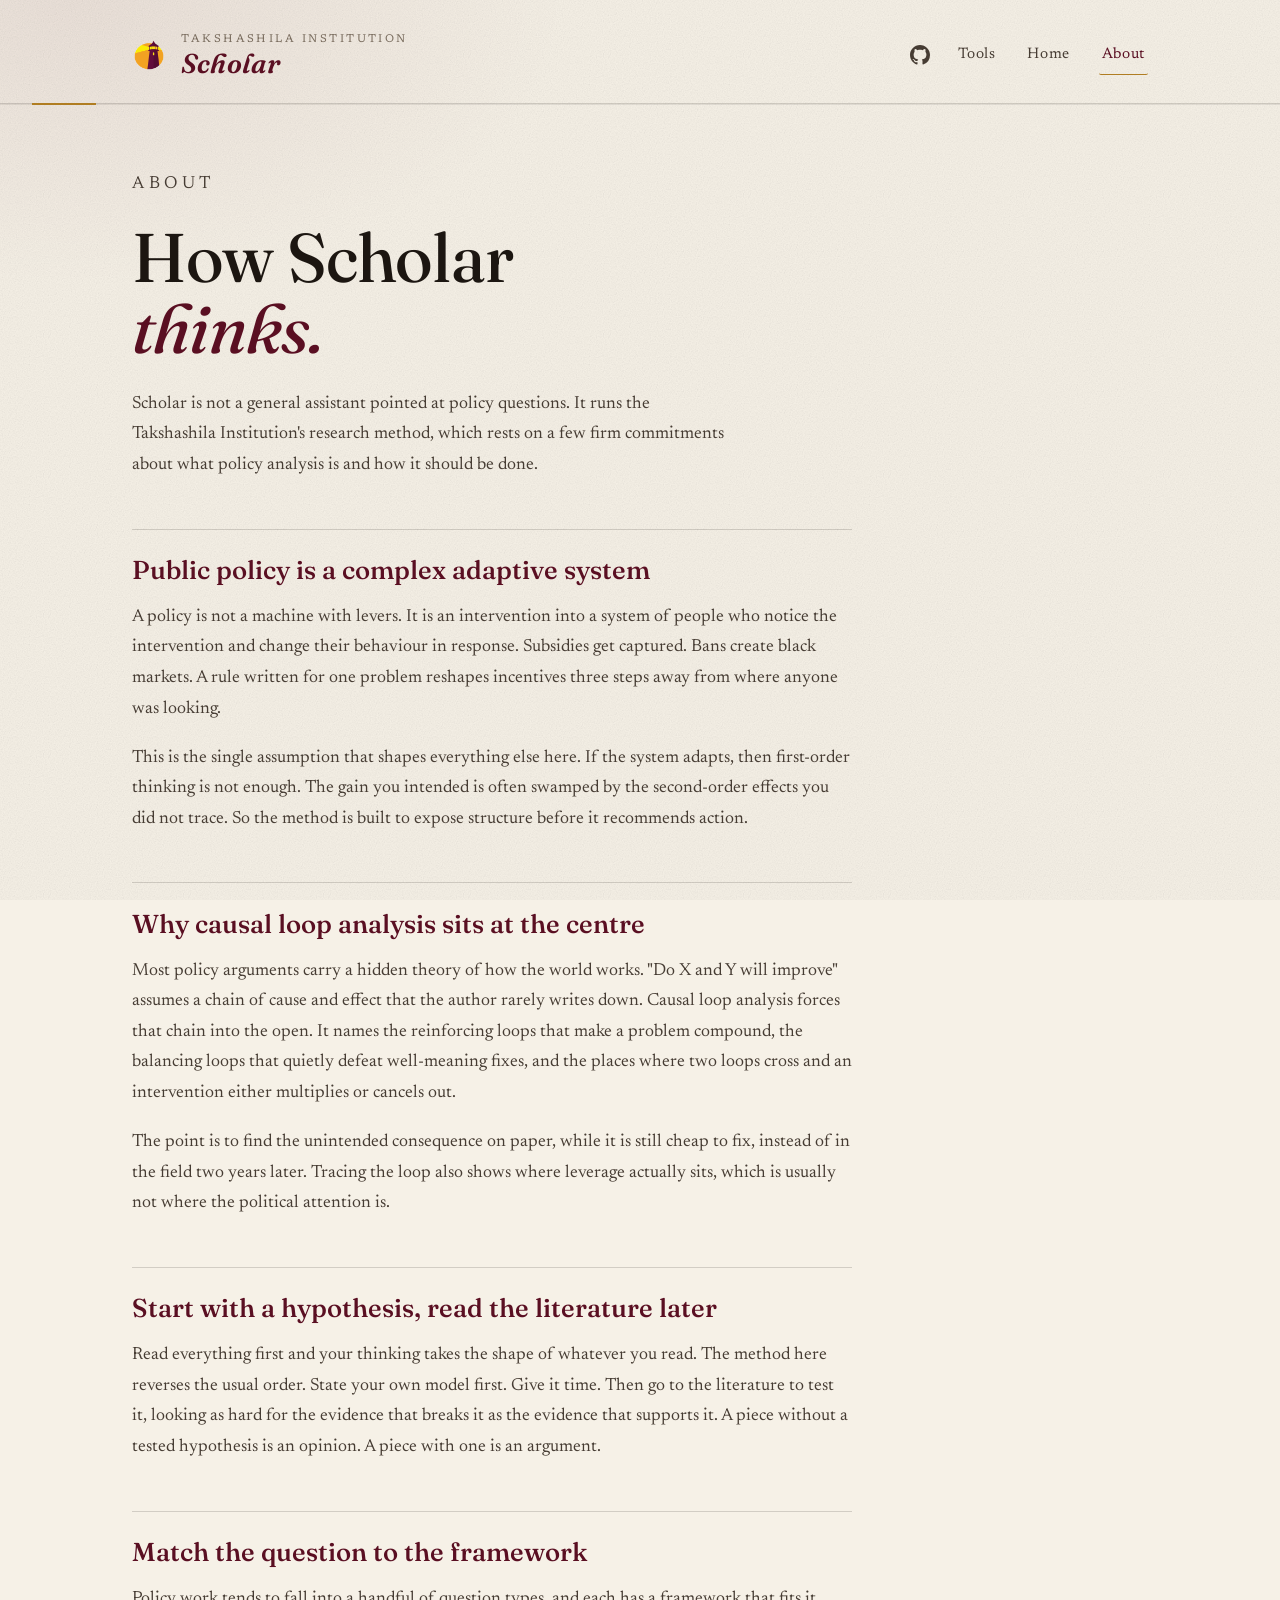
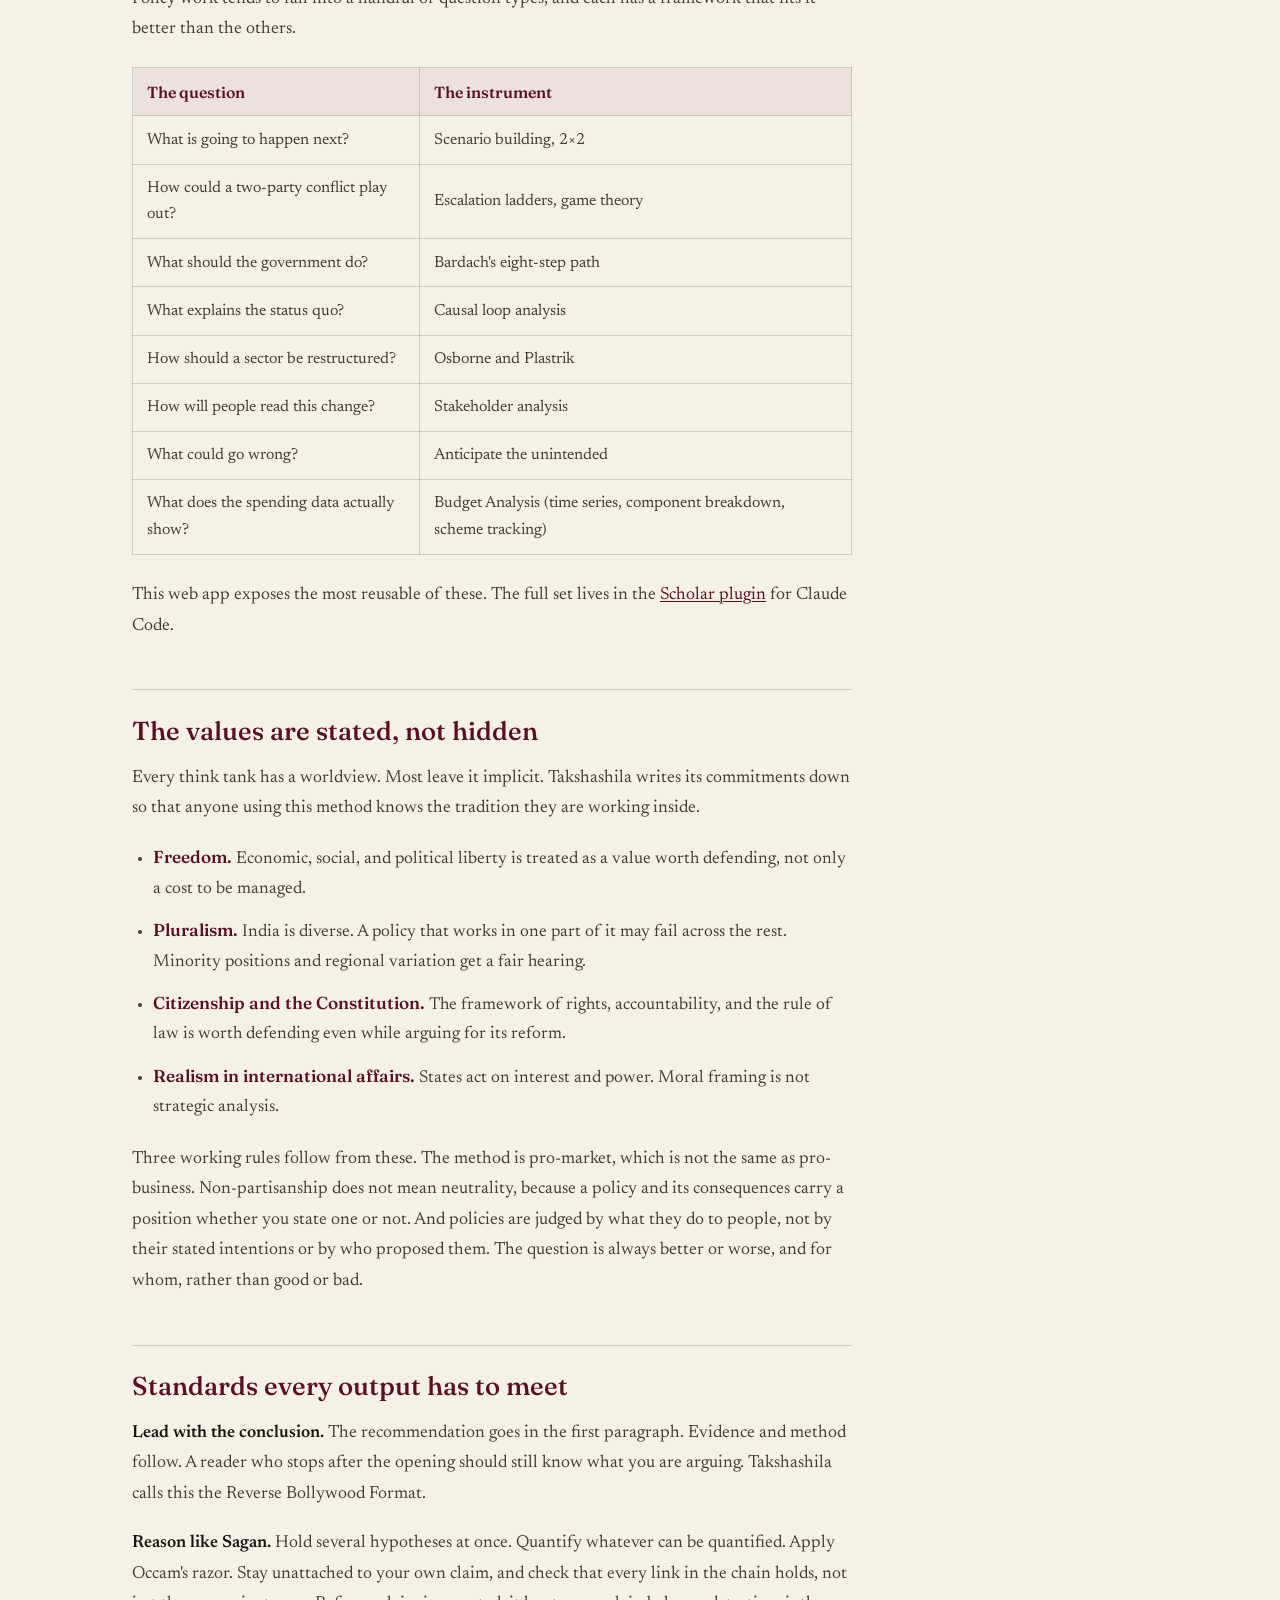
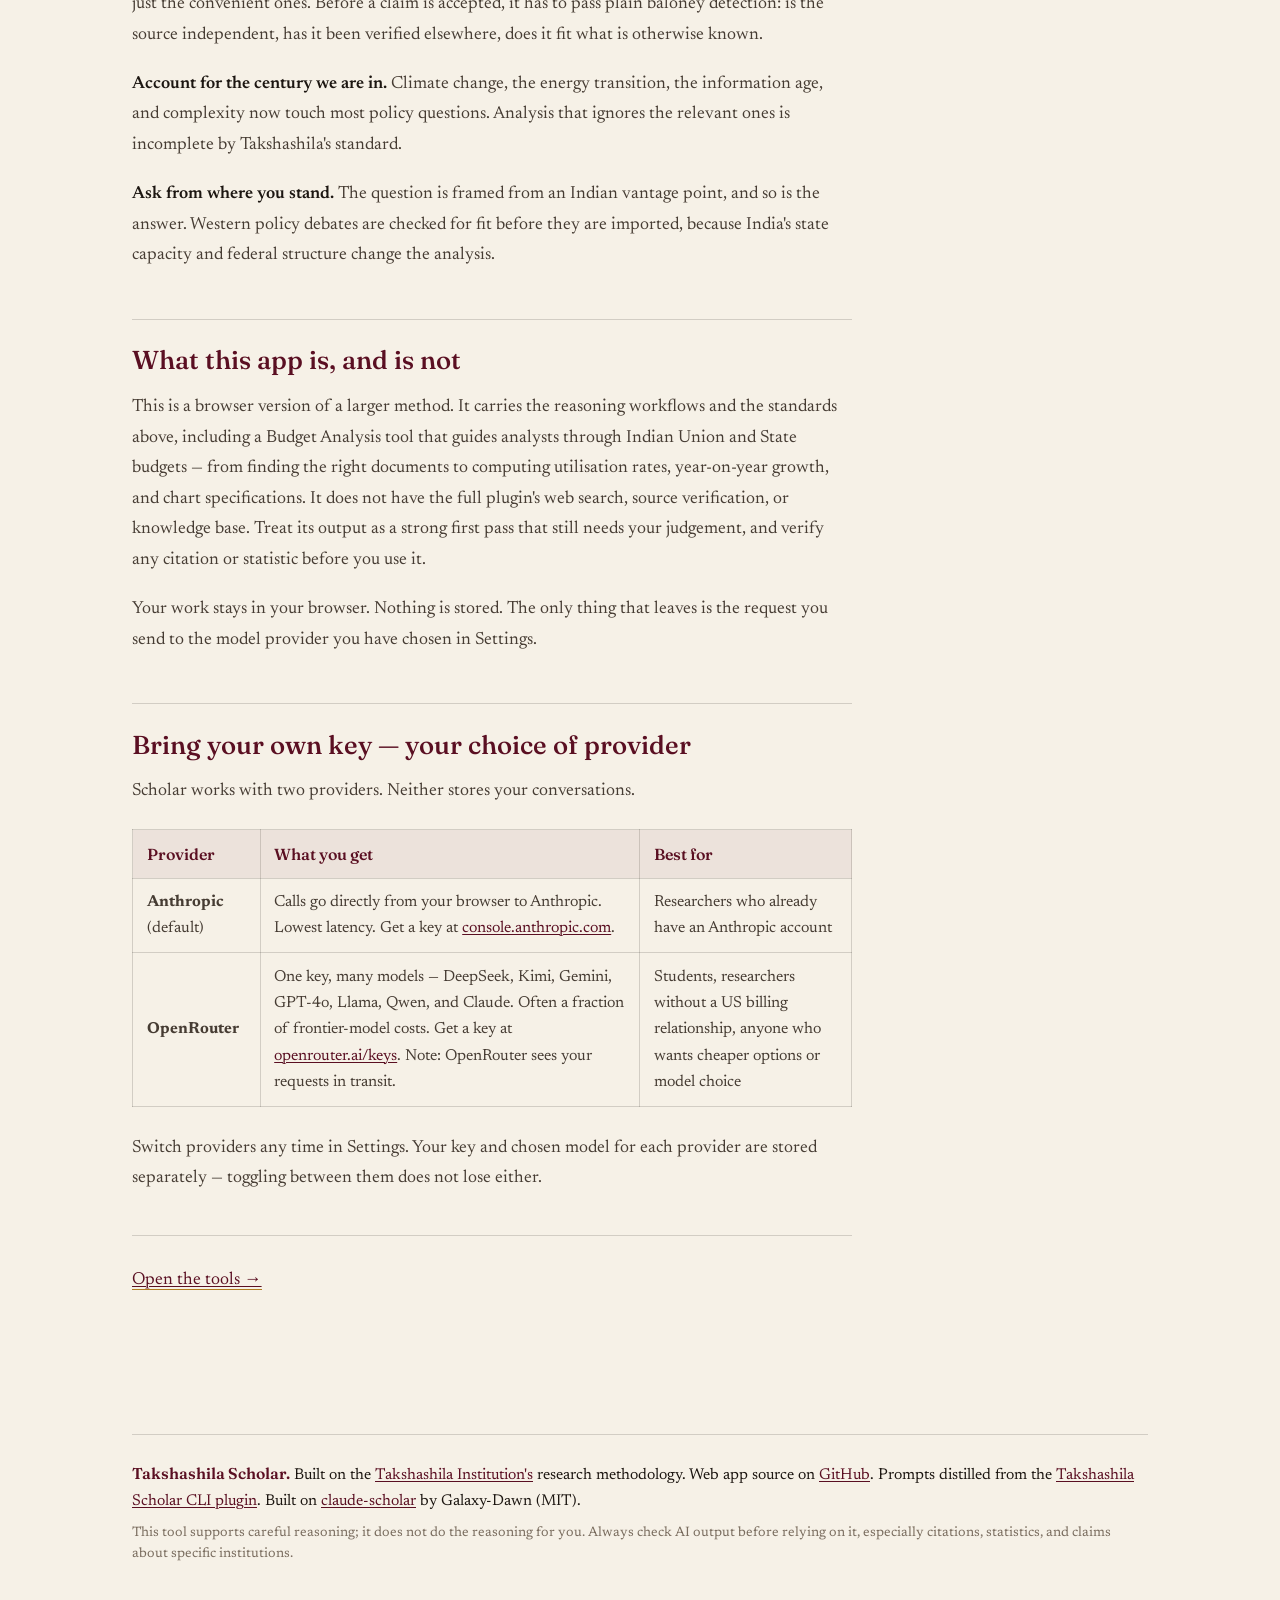
<file: about.html>
<!DOCTYPE html>
<html lang="en">
<head>
  <meta charset="UTF-8">
  <meta name="viewport" content="width=device-width, initial-scale=1.0">
  <meta http-equiv="Cache-Control" content="no-cache, no-store, must-revalidate">
  <meta http-equiv="Pragma" content="no-cache">
  <meta http-equiv="Expires" content="0">
  <title>About — Takshashila Scholar</title>
  <meta name="description" content="How Takshashila Scholar thinks: public policy as a complex adaptive system, causal loop analysis, and the values behind the methodology.">
  <link rel="preconnect" href="https://fonts.googleapis.com">
  <link rel="preconnect" href="https://fonts.gstatic.com" crossorigin>
  <link href="https://fonts.googleapis.com/css2?family=Fraunces:ital,opsz,wght@0,9..144,400..900;1,9..144,400..700&family=Newsreader:ital,opsz,wght@0,6..72,400..600;1,6..72,400..500&display=swap" rel="stylesheet">
  <link rel="stylesheet" href="styles.css?v=8">
</head>
<body>
  <div class="grain" aria-hidden="true"></div>

  <header class="masthead">
    <div class="container masthead-inner">
      <a class="brand" href="./">
        <img src="ti-symbol.png" alt="" class="brand-logo" aria-hidden="true">
        <span class="brand-text">
          <span class="brand-kicker">Takshashila Institution</span>
          <span class="brand-title">Scholar</span>
        </span>
      </a>
      <nav class="masthead-nav">
        <a class="ghost-btn github-btn" href="https://github.com/TakshashilaInst/scholar-web" target="_blank" rel="noopener" aria-label="Source on GitHub">
          <svg class="github-icon" viewBox="0 0 16 16" aria-hidden="true"><path d="M8 0C3.58 0 0 3.58 0 8c0 3.54 2.29 6.53 5.47 7.59.4.07.55-.17.55-.38 0-.19-.01-.82-.01-1.49-2.01.37-2.53-.49-2.69-.94-.09-.23-.48-.94-.82-1.13-.28-.15-.68-.52-.01-.53.63-.01 1.08.58 1.23.82.72 1.21 1.87.87 2.33.66.07-.52.28-.87.51-1.07-1.78-.2-3.64-.89-3.64-3.95 0-.87.31-1.59.82-2.15-.08-.2-.36-1.02.08-2.12 0 0 .67-.21 2.2.82.64-.18 1.32-.27 2-.27.68 0 1.36.09 2 .27 1.53-1.04 2.2-.82 2.2-.82.44 1.1.16 1.92.08 2.12.51.56.82 1.27.82 2.15 0 3.07-1.87 3.75-3.65 3.95.29.25.54.73.54 1.48 0 1.07-.01 1.93-.01 2.2 0 .21.15.46.55.38A8.013 8.013 0 0016 8c0-4.42-3.58-8-8-8z"/></svg>
        </a>
        <a class="ghost-btn" href="./#tools">Tools</a>
        <a class="ghost-btn" href="./">Home</a>
        <a class="ghost-btn is-active" href="about.html">About</a>
      </nav>
    </div>
    <div class="masthead-rule" aria-hidden="true"></div>
  </header>

  <main class="container">
    <article class="article">

      <p class="overline">About</p>
      <h1 class="display">How Scholar<br><em>thinks.</em></h1>
      <p class="standfirst">Scholar is not a general assistant pointed at policy questions. It runs the Takshashila Institution's research method, which rests on a few firm commitments about what policy analysis is and how it should be done.</p>

      <h2>Public policy is a complex adaptive system</h2>
      <p>A policy is not a machine with levers. It is an intervention into a system of people who notice the intervention and change their behaviour in response. Subsidies get captured. Bans create black markets. A rule written for one problem reshapes incentives three steps away from where anyone was looking.</p>
      <p>This is the single assumption that shapes everything else here. If the system adapts, then first-order thinking is not enough. The gain you intended is often swamped by the second-order effects you did not trace. So the method is built to expose structure before it recommends action.</p>

      <h2>Why causal loop analysis sits at the centre</h2>
      <p>Most policy arguments carry a hidden theory of how the world works. "Do X and Y will improve" assumes a chain of cause and effect that the author rarely writes down. Causal loop analysis forces that chain into the open. It names the reinforcing loops that make a problem compound, the balancing loops that quietly defeat well-meaning fixes, and the places where two loops cross and an intervention either multiplies or cancels out.</p>
      <p>The point is to find the unintended consequence on paper, while it is still cheap to fix, instead of in the field two years later. Tracing the loop also shows where leverage actually sits, which is usually not where the political attention is.</p>

      <h2>Start with a hypothesis, read the literature later</h2>
      <p>Read everything first and your thinking takes the shape of whatever you read. The method here reverses the usual order. State your own model first. Give it time. Then go to the literature to test it, looking as hard for the evidence that breaks it as the evidence that supports it. A piece without a tested hypothesis is an opinion. A piece with one is an argument.</p>

      <h2>Match the question to the framework</h2>
      <p>Policy work tends to fall into a handful of question types, and each has a framework that fits it better than the others.</p>
      <table>
        <thead><tr><th>The question</th><th>The instrument</th></tr></thead>
        <tbody>
          <tr><td>What is going to happen next?</td><td>Scenario building, 2×2</td></tr>
          <tr><td>How could a two-party conflict play out?</td><td>Escalation ladders, game theory</td></tr>
          <tr><td>What should the government do?</td><td>Bardach's eight-step path</td></tr>
          <tr><td>What explains the status quo?</td><td>Causal loop analysis</td></tr>
          <tr><td>How should a sector be restructured?</td><td>Osborne and Plastrik</td></tr>
          <tr><td>How will people read this change?</td><td>Stakeholder analysis</td></tr>
          <tr><td>What could go wrong?</td><td>Anticipate the unintended</td></tr>
          <tr><td>What does the spending data actually show?</td><td>Budget Analysis (time series, component breakdown, scheme tracking)</td></tr>
        </tbody>
      </table>
      <p>This web app exposes the most reusable of these. The full set lives in the <a href="https://github.com/pranaykotas/takshashila-scholar" target="_blank" rel="noopener">Scholar plugin</a> for Claude Code.</p>

      <h2>The values are stated, not hidden</h2>
      <p>Every think tank has a worldview. Most leave it implicit. Takshashila writes its commitments down so that anyone using this method knows the tradition they are working inside.</p>
      <ul>
        <li><strong>Freedom.</strong> Economic, social, and political liberty is treated as a value worth defending, not only a cost to be managed.</li>
        <li><strong>Pluralism.</strong> India is diverse. A policy that works in one part of it may fail across the rest. Minority positions and regional variation get a fair hearing.</li>
        <li><strong>Citizenship and the Constitution.</strong> The framework of rights, accountability, and the rule of law is worth defending even while arguing for its reform.</li>
        <li><strong>Realism in international affairs.</strong> States act on interest and power. Moral framing is not strategic analysis.</li>
      </ul>
      <p>Three working rules follow from these. The method is pro-market, which is not the same as pro-business. Non-partisanship does not mean neutrality, because a policy and its consequences carry a position whether you state one or not. And policies are judged by what they do to people, not by their stated intentions or by who proposed them. The question is always better or worse, and for whom, rather than good or bad.</p>

      <h2>Standards every output has to meet</h2>
      <p><strong>Lead with the conclusion.</strong> The recommendation goes in the first paragraph. Evidence and method follow. A reader who stops after the opening should still know what you are arguing. Takshashila calls this the Reverse Bollywood Format.</p>
      <p><strong>Reason like Sagan.</strong> Hold several hypotheses at once. Quantify whatever can be quantified. Apply Occam's razor. Stay unattached to your own claim, and check that every link in the chain holds, not just the convenient ones. Before a claim is accepted, it has to pass plain baloney detection: is the source independent, has it been verified elsewhere, does it fit what is otherwise known.</p>
      <p><strong>Account for the century we are in.</strong> Climate change, the energy transition, the information age, and complexity now touch most policy questions. Analysis that ignores the relevant ones is incomplete by Takshashila's standard.</p>
      <p><strong>Ask from where you stand.</strong> The question is framed from an Indian vantage point, and so is the answer. Western policy debates are checked for fit before they are imported, because India's state capacity and federal structure change the analysis.</p>

      <h2>What this app is, and is not</h2>
      <p>This is a browser version of a larger method. It carries the reasoning workflows and the standards above, including a Budget Analysis tool that guides analysts through Indian Union and State budgets — from finding the right documents to computing utilisation rates, year-on-year growth, and chart specifications. It does not have the full plugin's web search, source verification, or knowledge base. Treat its output as a strong first pass that still needs your judgement, and verify any citation or statistic before you use it.</p>
      <p>Your work stays in your browser. Nothing is stored. The only thing that leaves is the request you send to the model provider you have chosen in Settings.</p>

      <h2>Bring your own key — your choice of provider</h2>
      <p>Scholar works with two providers. Neither stores your conversations.</p>
      <table>
        <thead><tr><th>Provider</th><th>What you get</th><th>Best for</th></tr></thead>
        <tbody>
          <tr>
            <td><strong>Anthropic</strong> (default)</td>
            <td>Calls go directly from your browser to Anthropic. Lowest latency. Get a key at <a href="https://console.anthropic.com" target="_blank" rel="noopener">console.anthropic.com</a>.</td>
            <td>Researchers who already have an Anthropic account</td>
          </tr>
          <tr>
            <td><strong>OpenRouter</strong></td>
            <td>One key, many models — DeepSeek, Kimi, Gemini, GPT-4o, Llama, Qwen, and Claude. Often a fraction of frontier-model costs. Get a key at <a href="https://openrouter.ai/keys" target="_blank" rel="noopener">openrouter.ai/keys</a>. Note: OpenRouter sees your requests in transit.</td>
            <td>Students, researchers without a US billing relationship, anyone who wants cheaper options or model choice</td>
          </tr>
        </tbody>
      </table>
      <p>Switch providers any time in Settings. Your key and chosen model for each provider are stored separately — toggling between them does not lose either.</p>

      <p class="article-cta"><a class="text-link" href="./">Open the tools →</a></p>

    </article>
  </main>

  <footer class="site-footer">
    <div class="container">
      <div class="footer-rule" aria-hidden="true"></div>
      <p class="footer-main">
        <strong>Takshashila Scholar.</strong>
        Built on the <a href="https://takshashila.org.in" target="_blank" rel="noopener">Takshashila Institution's</a> research methodology.
        Web app source on <a href="https://github.com/TakshashilaInst/scholar-web" target="_blank" rel="noopener">GitHub</a>.
        Prompts distilled from the <a href="https://github.com/pranaykotas/takshashila-scholar" target="_blank" rel="noopener">Takshashila Scholar CLI plugin</a>.
        Built on <a href="https://github.com/Galaxy-Dawn/claude-scholar" target="_blank" rel="noopener">claude-scholar</a> by Galaxy-Dawn (MIT).
      </p>
      <p class="muted small">
        This tool supports careful reasoning; it does not do the reasoning for you. Always check AI output before relying on it, especially citations, statistics, and claims about specific institutions.
      </p>
    </div>
  </footer>
</body>
</html>
</file>
<file: styles.css>
/* ============================================================
   Takshashila Scholar — editorial / scholarly press aesthetic
   Fraunces (display) + Newsreader (body). Warm paper, deep
   maroon, gold hairlines, a quiet lighthouse. Zero build.
   ============================================================ */

:root {
  --ink:        #1c1611;
  --ink-soft:   #463c33;
  --muted:      #7a6d5f;
  --paper:      #f6f1e7;
  --paper-2:    #fbf7ee;
  --raised:     #fffdf7;
  --maroon:     #5a0f22;
  --maroon-dp:  #420a18;
  --gold:       #b07d22;
  --gold-bright:#cf9a33;
  --rule:       rgba(28, 22, 17, 0.16);
  --rule-soft:  rgba(28, 22, 17, 0.08);
  --shadow:     0 1px 0 rgba(28,22,17,0.04), 0 18px 40px -28px rgba(66,10,24,0.45);
  --maxw:       1080px;
  --serif-d:    'Fraunces', Georgia, serif;
  --serif-b:    'Newsreader', Georgia, serif;
}

* { box-sizing: border-box; margin: 0; padding: 0; }

html { -webkit-text-size-adjust: 100%; }

body {
  font-family: var(--serif-b);
  font-size: 1.0625rem;
  line-height: 1.65;
  color: var(--ink);
  background:
    radial-gradient(1200px 600px at 78% -8%, rgba(176,125,34,0.10), transparent 60%),
    radial-gradient(900px 520px at 6% 0%, rgba(90,15,34,0.07), transparent 55%),
    var(--paper);
  min-height: 100vh;
  font-variant-numeric: oldstyle-nums;
}

/* fine paper grain */
.grain {
  position: fixed; inset: 0; z-index: 0; pointer-events: none; opacity: 0.5;
  background-image: url("data:image/svg+xml,%3Csvg xmlns='http://www.w3.org/2000/svg' width='140' height='140'%3E%3Cfilter id='n'%3E%3CfeTurbulence type='fractalNoise' baseFrequency='0.85' numOctaves='2' stitchTiles='stitch'/%3E%3CfeColorMatrix type='saturate' values='0'/%3E%3C/filter%3E%3Crect width='140' height='140' filter='url(%23n)' opacity='0.4'/%3E%3C/svg%3E");
  mix-blend-mode: multiply;
}

.container { max-width: var(--maxw); margin: 0 auto; padding: 0 2rem; position: relative; z-index: 1; }

a { color: var(--maroon); text-decoration-thickness: 1px; text-underline-offset: 2px; }
a:hover { color: var(--gold); }

code {
  font-family: 'Newsreader', ui-monospace, monospace;
  background: rgba(176,125,34,0.13);
  padding: 0.05em 0.36em; border-radius: 3px; font-size: 0.94em;
}

/* ---------- Masthead ---------- */
.masthead { padding-top: 2.1rem; }
.masthead-inner { display: flex; align-items: center; justify-content: space-between; gap: 1rem; }

.brand { display: flex; align-items: center; gap: 0.95rem; text-decoration: none; color: var(--ink); }
.brand-logo { width: 34px; height: 34px; flex: none; display: block; object-fit: contain; }
.brand-text { display: flex; flex-direction: column; line-height: 1; }
.brand-kicker {
  font-size: 0.7rem; letter-spacing: 0.22em; text-transform: uppercase;
  color: var(--muted); font-family: var(--serif-b); margin-bottom: 0.32rem;
}
.brand-title {
  font-family: var(--serif-d); font-weight: 600; font-size: 1.7rem;
  font-style: italic; color: var(--maroon); letter-spacing: 0.005em;
}

.masthead-nav { display: flex; align-items: center; gap: 1.6rem; }
.masthead-nav a { text-decoration: none; }
.ghost-btn.is-active { color: var(--maroon); border-bottom-color: var(--gold); }

/* ---------- Article (About) ---------- */
.article { max-width: 720px; padding: 4rem 0 4.5rem; }
.article .overline { margin-bottom: 1.4rem; }
.article .display { margin-bottom: 1.5rem; }
.article .standfirst { margin-bottom: 3rem; }
.article h2 {
  font-family: var(--serif-d); font-weight: 520; font-size: 1.62rem;
  color: var(--maroon); line-height: 1.18;
  margin: 3rem 0 1rem; padding-top: 1.6rem; border-top: 1px solid var(--rule);
}
.article p { font-size: 1.1rem; line-height: 1.74; color: var(--ink-soft); margin-bottom: 1.15rem; }
.article p strong { color: var(--ink); font-weight: 600; }
.article ul { margin: 0 0 1.3rem 1.3rem; }
.article li { font-size: 1.08rem; line-height: 1.7; color: var(--ink-soft); margin-bottom: 0.7rem; }
.article li strong { color: var(--maroon); font-family: var(--serif-d); font-weight: 560; }
.article table { border-collapse: collapse; width: 100%; margin: 1.4rem 0 1.6rem; font-size: 1rem; }
.article th, .article td { border: 1px solid var(--rule); padding: 0.65rem 0.85rem; text-align: left; }
.article th { background: rgba(90,15,34,0.06); font-family: var(--serif-d); font-weight: 560; color: var(--maroon); }
.article td { color: var(--ink-soft); }
.article-cta { margin-top: 2.6rem; padding-top: 1.8rem; border-top: 1px solid var(--rule); font-size: 1.15rem; }

.masthead-rule {
  height: 0; border-top: 1px solid var(--rule);
  border-bottom: 1px solid var(--rule-soft);
  margin: 1.6rem 0 0;
}
.masthead-rule::after {
  content: ""; display: block; max-width: var(--maxw); margin: 0 auto;
  height: 2px; background: var(--gold); width: 64px; position: relative; top: -1px;
  margin-left: 2rem;
}

/* ---------- Preview banner ---------- */
.preview-banner {
  background: var(--maroon);
  color: #fbf7ee;
  font-family: var(--serif-b);
  font-size: 0.82rem;
  letter-spacing: 0.03em;
  text-align: center;
  padding: 0.45rem 1rem;
}

/* ---------- Buttons ---------- */
.solid-btn, .line-btn, .ghost-btn {
  font-family: var(--serif-b); font-size: 0.95rem; cursor: pointer;
  border-radius: 2px; transition: background .18s, color .18s, border-color .18s, transform .18s;
}
.solid-btn {
  background: var(--maroon); color: var(--paper-2); border: 1px solid var(--maroon);
  padding: 0.62rem 1.5rem; letter-spacing: 0.01em;
}
.solid-btn:hover { background: var(--maroon-dp); border-color: var(--maroon-dp); }
.solid-btn:disabled { background: var(--muted); border-color: var(--muted); cursor: not-allowed; }
.line-btn {
  background: transparent; color: var(--maroon);
  border: 1px solid var(--rule); padding: 0.6rem 1.3rem;
}
.line-btn:hover { border-color: var(--maroon); background: rgba(90,15,34,0.05); }
.line-btn.small { padding: 0.4rem 0.8rem; font-size: 0.85rem; }
.ghost-btn {
  background: transparent; color: var(--ink-soft); border: none;
  padding: 0.4rem 0.2rem; letter-spacing: 0.04em;
  border-bottom: 1px solid transparent;
}
.ghost-btn:hover { color: var(--maroon); border-bottom-color: var(--gold); }
.github-btn { padding: 0; border: none; line-height: 0; }
.github-icon { width: 20px; height: 20px; fill: var(--ink-soft); display: block; transition: fill .18s; }
.github-btn:hover .github-icon { fill: var(--maroon); }

/* ---------- Lede / hero ---------- */
.lede-wrap { padding: 4.5rem 0 5rem; }
.lede { max-width: 760px; }

.overline {
  font-size: 0.74rem; letter-spacing: 0.26em; text-transform: uppercase;
  color: var(--gold); margin-bottom: 1.6rem;
  opacity: 0; animation: rise .8s .05s ease forwards;
}
.hero-strap {
  font-family: var(--serif-d);
  font-weight: 500;
  font-style: italic;
  font-size: clamp(1.7rem, 4.6vw, 2.7rem);
  line-height: 1.1;
  letter-spacing: -0.01em;
  color: var(--maroon);
  margin-bottom: 1.4rem;
  padding-bottom: 1.1rem;
  position: relative;
  opacity: 0; animation: rise .8s .05s ease forwards;
}
.hero-strap em { font-style: italic; color: var(--gold); }
.hero-strap::after {
  content: ""; position: absolute; left: 0; bottom: 0;
  width: 64px; height: 3px; background: var(--gold);
}
.display {
  font-family: var(--serif-d);
  font-weight: 460;
  font-size: clamp(2.5rem, 6vw, 4.3rem);
  line-height: 1.04;
  letter-spacing: -0.012em;
  color: var(--ink);
  margin-bottom: 1.7rem;
  opacity: 0; animation: rise .9s .12s ease forwards;
}
.display em { font-style: italic; color: var(--maroon); }
.standfirst {
  font-size: 1.2rem; line-height: 1.7; color: var(--ink-soft);
  max-width: 60ch;
  opacity: 0; animation: rise .9s .22s ease forwards;
}

@keyframes rise {
  from { opacity: 0; transform: translateY(14px); }
  to   { opacity: 1; transform: translateY(0); }
}

/* ---------- Workflow grid ---------- */
.workflow-grid {
  list-style: none;
  margin-top: 3.4rem;
  display: grid;
  grid-template-columns: repeat(3, 1fr);
  border-top: 1px solid var(--rule);
  border-left: 1px solid var(--rule);
}
.workflow-grid > li {
  border-right: 1px solid var(--rule);
  border-bottom: 1px solid var(--rule);
  opacity: 0; animation: rise .7s ease forwards;
}
.workflow-grid > li:nth-child(1){ animation-delay:.28s }
.workflow-grid > li:nth-child(2){ animation-delay:.34s }
.workflow-grid > li:nth-child(3){ animation-delay:.40s }
.workflow-grid > li:nth-child(4){ animation-delay:.46s }
.workflow-grid > li:nth-child(5){ animation-delay:.52s }
.workflow-grid > li:nth-child(6){ animation-delay:.58s }

.workflow-card {
  display: block; width: 100%; height: 100%;
  text-align: left; background: transparent; border: none;
  padding: 2rem 1.7rem 2.1rem; cursor: pointer; position: relative;
  font-family: var(--serif-b);
  transition: background .22s;
}
.workflow-card::after {
  content: ""; position: absolute; left: 0; right: 0; bottom: -1px; height: 2px;
  background: var(--gold); transform: scaleX(0); transform-origin: left;
  transition: transform .3s ease;
}
.workflow-card:hover { background: var(--raised); }
.workflow-card:hover::after { transform: scaleX(1); }

.wf-index {
  font-family: var(--serif-d); font-size: 0.92rem; font-weight: 600;
  color: var(--gold); letter-spacing: 0.08em; display: block; margin-bottom: 1.1rem;
}
.workflow-card h3 {
  font-family: var(--serif-d); font-weight: 560; font-size: 1.3rem;
  color: var(--maroon); margin-bottom: 0.55rem; line-height: 1.15;
}
.workflow-card:hover h3 { color: var(--maroon-dp); }
.workflow-card p { color: var(--muted); font-size: 0.97rem; line-height: 1.55; }

/* ---------- Panel (settings) ---------- */
.panel {
  background: var(--raised);
  border: 1px solid var(--rule);
  border-top: 3px solid var(--maroon);
  padding: 2.2rem;
  margin: 2.6rem 0;
  box-shadow: var(--shadow);
}
.panel-title { font-family: var(--serif-d); font-weight: 560; font-size: 1.5rem; margin-bottom: 0.6rem; }
.panel label {
  display: block; font-size: 0.78rem; letter-spacing: 0.13em; text-transform: uppercase;
  color: var(--ink-soft); margin: 1.4rem 0 0.5rem;
}
.panel input, .panel select {
  width: 100%; padding: 0.7rem 0.8rem; font-family: var(--serif-b); font-size: 1rem;
  background: var(--paper-2); color: var(--ink);
  border: 1px solid var(--rule); border-radius: 2px;
}
.panel input:focus, .panel select:focus { outline: none; border-color: var(--maroon); }
.panel-actions { display: flex; gap: 0.8rem; margin-top: 1.6rem; }

.provider-note {
  margin-top: 0.6rem; padding: 0.7rem 0.9rem;
  background: rgba(176,125,34,0.10);
  border-left: 3px solid var(--gold);
  font-size: 0.9rem; color: var(--ink-soft); line-height: 1.55;
  border-radius: 2px;
}
.provider-note a { color: var(--maroon); }
#model-custom { margin-top: 0.5rem; }

/* ---------- Chat ---------- */
.chat { padding: 2.6rem 0 4rem; }
.chat-header {
  display: flex; align-items: center; justify-content: space-between; gap: 1rem;
  padding-bottom: 1.1rem; border-bottom: 1px solid var(--rule); margin-bottom: 1.6rem;
}
.chat-title { font-family: var(--serif-d); font-weight: 560; font-size: 1.6rem; color: var(--maroon); }

.messages {
  background: var(--raised);
  border: 1px solid var(--rule);
  padding: 1.8rem 2rem;
  min-height: 320px; max-height: 62vh; overflow-y: auto;
  box-shadow: var(--shadow);
}

.message { padding-bottom: 1.6rem; margin-bottom: 1.6rem; border-bottom: 1px solid var(--rule-soft); }
.message:last-child { border-bottom: none; margin-bottom: 0; padding-bottom: 0; }
.message-role {
  font-family: var(--serif-b); font-size: 0.72rem; letter-spacing: 0.2em;
  text-transform: uppercase; color: var(--muted); margin-bottom: 0.65rem;
}
.message.user .message-role { color: var(--gold); }
.message.assistant .message-role { color: var(--maroon); }
.message-content { white-space: normal; word-wrap: break-word; }
.message-content p { margin: 0 0 0.85rem; }
.message-content p:last-child { margin-bottom: 0; }
.message-content h1, .message-content h2, .message-content h3, .message-content h4 {
  font-family: var(--serif-d); color: var(--ink); margin: 1.3rem 0 0.6rem; line-height: 1.2;
}
.message-content h2 { font-size: 1.32rem; color: var(--maroon); }
.message-content h3 { font-size: 1.12rem; }
.message-content h4 { font-size: 1rem; }
.message-content ul, .message-content ol { margin: 0 0 0.9rem 1.3rem; }
.message-content li { margin-bottom: 0.3rem; }
.message-content strong { font-weight: 600; color: var(--ink); }
.message-content table { border-collapse: collapse; width: 100%; margin: 0.8rem 0 1rem; font-size: 0.96rem; }
.message-content th, .message-content td { border: 1px solid var(--rule); padding: 0.5rem 0.7rem; text-align: left; }
.message-content th { background: rgba(90,15,34,0.06); font-family: var(--serif-d); font-weight: 560; }
.message-content pre {
  background: #2a1d16; color: #f0e6d6; padding: 1rem 1.1rem;
  border-radius: 3px; overflow-x: auto; margin: 0 0 1rem;
}
.message-content pre code { background: transparent; padding: 0; color: inherit; }

.msg-tools { display: flex; gap: 0.6rem; margin-top: 1rem; }
.msg-tool {
  font-family: var(--serif-b); font-size: 0.78rem; letter-spacing: 0.06em;
  text-transform: uppercase; color: var(--muted);
  background: transparent; border: 1px solid var(--rule);
  padding: 0.34rem 0.75rem; border-radius: 2px; cursor: pointer;
  transition: color .15s, border-color .15s;
}
.msg-tool:hover { color: var(--maroon); border-color: var(--maroon); }

.thinking {
  color: var(--muted); font-style: italic; padding: 0.4rem 0;
}
.thinking::after {
  content: "···"; letter-spacing: 0.2em; animation: blink 1.2s steps(1) infinite;
}
@keyframes blink { 50% { opacity: 0.25; } }

.input-form { display: flex; gap: 0.9rem; align-items: stretch; margin-top: 1.4rem; }
.input-field-wrap { flex: 1; display: flex; flex-direction: column; gap: 0.45rem; }
.input-form textarea {
  width: 100%; padding: 0.85rem 1rem; font-family: var(--serif-b); font-size: 1.02rem;
  line-height: 1.55; background: var(--raised); color: var(--ink);
  border: 1px solid var(--rule); border-radius: 2px; resize: vertical; box-sizing: border-box;
}
.input-form textarea:focus { outline: none; border-color: var(--maroon); }
.input-form .solid-btn { align-self: stretch; padding-inline: 1.8rem; }
.input-toolbar { display: flex; align-items: center; gap: 0.75rem; flex-wrap: wrap; }
.attach-label { display: inline-flex; align-items: center; gap: 0.3rem; cursor: pointer; font-size: 0.87rem; color: var(--ink-soft); font-family: var(--serif-b); letter-spacing: 0.01em; transition: color .15s; user-select: none; }
.attach-label:hover { color: var(--maroon); }
.attach-icon { width: 13px; height: 13px; fill: currentColor; flex-shrink: 0; }
.attach-status { font-size: 0.84rem; color: var(--ink-soft); font-family: var(--serif-b); }
.attach-clear { background: none; border: none; cursor: pointer; color: var(--ink-soft); font-size: 0.84rem; font-family: var(--serif-b); padding: 0 0 0 0.2rem; transition: color .15s; }
.attach-clear:hover { color: var(--maroon); }
.attach-hint { font-size: 0.82rem; color: var(--ink-soft); font-style: italic; }

/* ---------- Footer ---------- */
.site-footer { margin-top: 3rem; padding: 0 0 3.4rem; }
.footer-rule { height: 1px; background: var(--rule); margin-bottom: 1.6rem; }
.footer-main { font-size: 0.98rem; margin-bottom: 0.5rem; }
.footer-main strong { font-family: var(--serif-d); color: var(--maroon); font-weight: 600; }

/* ---------- Utility ---------- */
.hidden { display: none !important; }
.muted { color: var(--muted); }
.small { font-size: 0.85rem; line-height: 1.55; }
.disclaimer { margin-top: 0.9rem; }

/* ---------- Responsive ---------- */
@media (max-width: 860px) {
  .workflow-grid { grid-template-columns: repeat(2, 1fr); }
}
@media (max-width: 600px) {
  .container { padding: 0 1.3rem; }
  .lede-wrap { padding: 3rem 0 3.4rem; }
  .workflow-grid { grid-template-columns: 1fr; }
  .input-form { flex-direction: column; }
  .input-form .solid-btn { width: 100%; }
  .masthead-rule::after { margin-left: 1.3rem; }

  /* Masthead: let the nav wrap below the brand instead of overflowing */
  .masthead { padding-top: 1.6rem; }
  .masthead-inner { flex-wrap: wrap; gap: 0.5rem 0.9rem; }
  .masthead-nav { gap: 1rem; font-size: 0.88rem; flex-wrap: wrap; }
  .brand-logo { width: 28px; height: 28px; }
  .brand-title { font-size: 1.45rem; }
  .brand-kicker { font-size: 0.64rem; }

  /* Chat and About tables: scroll inside their own box, never the page */
  .message-content table,
  .article table { display: block; overflow-x: auto; font-size: 0.9rem; white-space: normal; }
}

/* ---------- Router: choose a path ---------- */
.route-list { list-style: none; margin-top: 3rem; display: flex; flex-direction: column; gap: 0; border-top: 1px solid var(--rule); }
.route-list > li { border-bottom: 1px solid var(--rule); opacity: 0; animation: rise .7s ease forwards; }
.route-list > li:nth-child(1){ animation-delay:.28s }
.route-list > li:nth-child(2){ animation-delay:.36s }
.route-list > li:nth-child(3){ animation-delay:.44s }

.route-card {
  display: grid; grid-template-columns: 110px 1fr; gap: 1.8rem; align-items: start;
  width: 100%; text-align: left; background: transparent; border: none;
  padding: 2.1rem 1rem 2.1rem 0.2rem; cursor: pointer; font-family: var(--serif-b);
  transition: background .2s, padding-left .2s;
}
.route-card:hover { background: var(--raised); padding-left: 1.2rem; }
.route-tag {
  font-family: var(--serif-d); font-style: italic; font-size: 1.05rem;
  color: var(--gold); padding-top: 0.15rem;
}
.route-card h3 {
  font-family: var(--serif-d); font-weight: 560; font-size: 1.55rem;
  color: var(--maroon); margin-bottom: 0.5rem; line-height: 1.12;
}
.route-card:hover h3 { color: var(--maroon-dp); }
.route-card p { color: var(--ink-soft); font-size: 1.02rem; max-width: 64ch; margin-bottom: 0.9rem; }
.route-flow {
  display: inline-block; font-size: 0.84rem; letter-spacing: 0.04em;
  color: var(--muted); font-variant: small-caps; text-transform: lowercase;
}
.route-flow i { font-style: italic; opacity: 0.7; }

.route-newhere { margin-top: 2.4rem; font-size: 0.97rem; color: var(--muted); }
.route-aside { margin-top: 0.6rem; font-size: 0.97rem; color: var(--muted); }

.student-steps { margin: 1.2rem 0 1.4rem 1.3rem; }
.student-steps li { font-size: 1.05rem; line-height: 1.7; color: var(--ink-soft); margin-bottom: 0.7rem; padding-left: 0.3rem; }
.student-steps li strong { color: var(--maroon); font-family: var(--serif-d); font-weight: 560; }
#student-start p { font-size: 1.05rem; line-height: 1.7; color: var(--ink-soft); margin-bottom: 0.9rem; }
#student-start .back-to-router { display: inline-block; margin-bottom: 1.4rem; }
.text-link {
  background: none; border: none; padding: 0; cursor: pointer;
  font-family: var(--serif-b); font-size: inherit; color: var(--maroon);
  border-bottom: 1px solid var(--gold); line-height: 1.2;
}
.text-link:hover { color: var(--gold); }

/* ---------- Path view ---------- */
.path-view { padding: 3rem 0 4rem; }
.back-to-router { margin-bottom: 2rem; display: inline-block; }
.path-title { font-family: var(--serif-d); font-weight: 500; font-size: clamp(1.9rem,4vw,2.7rem); color: var(--ink); line-height: 1.1; margin-bottom: 0.7rem; }
.path-sub { font-size: 1.12rem; color: var(--ink-soft); max-width: 62ch; margin-bottom: 2.4rem; }

/* ---------- Rail ---------- */
.rail { display: flex; flex-wrap: wrap; align-items: center; gap: 0.55rem; }
.rail-lg { margin-bottom: 2.6rem; }
.rail-sm { margin-bottom: 1.4rem; padding-bottom: 1.2rem; border-bottom: 1px solid var(--rule-soft); }
.rail-node {
  font-family: var(--serif-b); font-size: 0.78rem; letter-spacing: 0.13em;
  text-transform: uppercase; color: var(--muted);
  padding: 0.34rem 0.7rem; border: 1px solid var(--rule); border-radius: 2px;
  background: transparent; white-space: nowrap;
}
.rail-node.is-done { color: var(--maroon); border-color: rgba(90,15,34,0.35); }
.rail-node.is-current {
  color: var(--paper-2); background: var(--maroon); border-color: var(--maroon);
  font-weight: 600;
}
.rail-node.is-draft { font-style: italic; text-transform: none; letter-spacing: 0.04em; border-style: dashed; }
.rail-sep { color: var(--rule); font-size: 0.85rem; }
.rail-sm .rail-node { font-size: 0.7rem; padding: 0.26rem 0.55rem; }

/* ---------- Stage list ---------- */
.stage-list { list-style: none; border-top: 1px solid var(--rule); }
.stage-row {
  display: grid; grid-template-columns: 44px 1fr auto; gap: 1.4rem; align-items: center;
  padding: 1.7rem 0.6rem 1.7rem 0.2rem; border-bottom: 1px solid var(--rule);
  cursor: pointer; transition: background .18s, padding-left .18s;
}
.stage-row:not(.is-draft):hover { background: var(--raised); padding-left: 1rem; }
.stage-num { font-family: var(--serif-d); font-size: 1.2rem; color: var(--gold); font-weight: 600; }
.stage-body h4 { font-family: var(--serif-d); font-weight: 560; font-size: 1.28rem; color: var(--maroon); margin-bottom: 0.3rem; }
.stage-body p { color: var(--muted); font-size: 0.97rem; max-width: 62ch; }
.stage-cta { font-size: 0.9rem; color: var(--maroon); white-space: nowrap; }
.stage-row.is-draft { cursor: default; opacity: 0.78; }
.stage-row.is-draft .stage-body h4 { color: var(--ink-soft); font-style: italic; }
.stage-row.is-draft .stage-num { color: var(--muted); }

/* ---------- Carryover note ---------- */
.carry-note {
  background: rgba(176,125,34,0.12); border-left: 3px solid var(--gold);
  padding: 0.85rem 1.1rem; font-size: 0.93rem; color: var(--ink-soft);
  margin-bottom: 1.2rem; border-radius: 2px;
}
.carry-note strong { font-family: var(--serif-d); color: var(--maroon); }

/* ---------- Next step ---------- */
.next-step {
  margin-top: 1.6rem; padding: 1.6rem 1.7rem;
  background: var(--raised); border: 1px solid var(--rule);
  border-left: 3px solid var(--maroon); border-radius: 2px;
}
.next-label {
  font-size: 0.72rem; letter-spacing: 0.2em; text-transform: uppercase;
  color: var(--gold); margin-bottom: 0.5rem;
}
.next-step h4 { font-family: var(--serif-d); font-weight: 560; font-size: 1.3rem; color: var(--maroon); margin-bottom: 0.4rem; }
.next-step p { font-size: 0.98rem; margin-bottom: 0.6rem; }
.next-actions { display: flex; flex-wrap: wrap; gap: 0.8rem; margin-top: 1rem; }

@media (max-width: 600px) {
  .route-card { grid-template-columns: 1fr; gap: 0.6rem; }
  .stage-row { grid-template-columns: 32px 1fr; }
  .stage-cta { display: none; }
}

@media (prefers-reduced-motion: reduce) {
  * { animation: none !important; transition: none !important; }
  .overline, .hero-strap, .display, .standfirst, .workflow-grid > li, .route-list > li { opacity: 1; }
}
</file>
